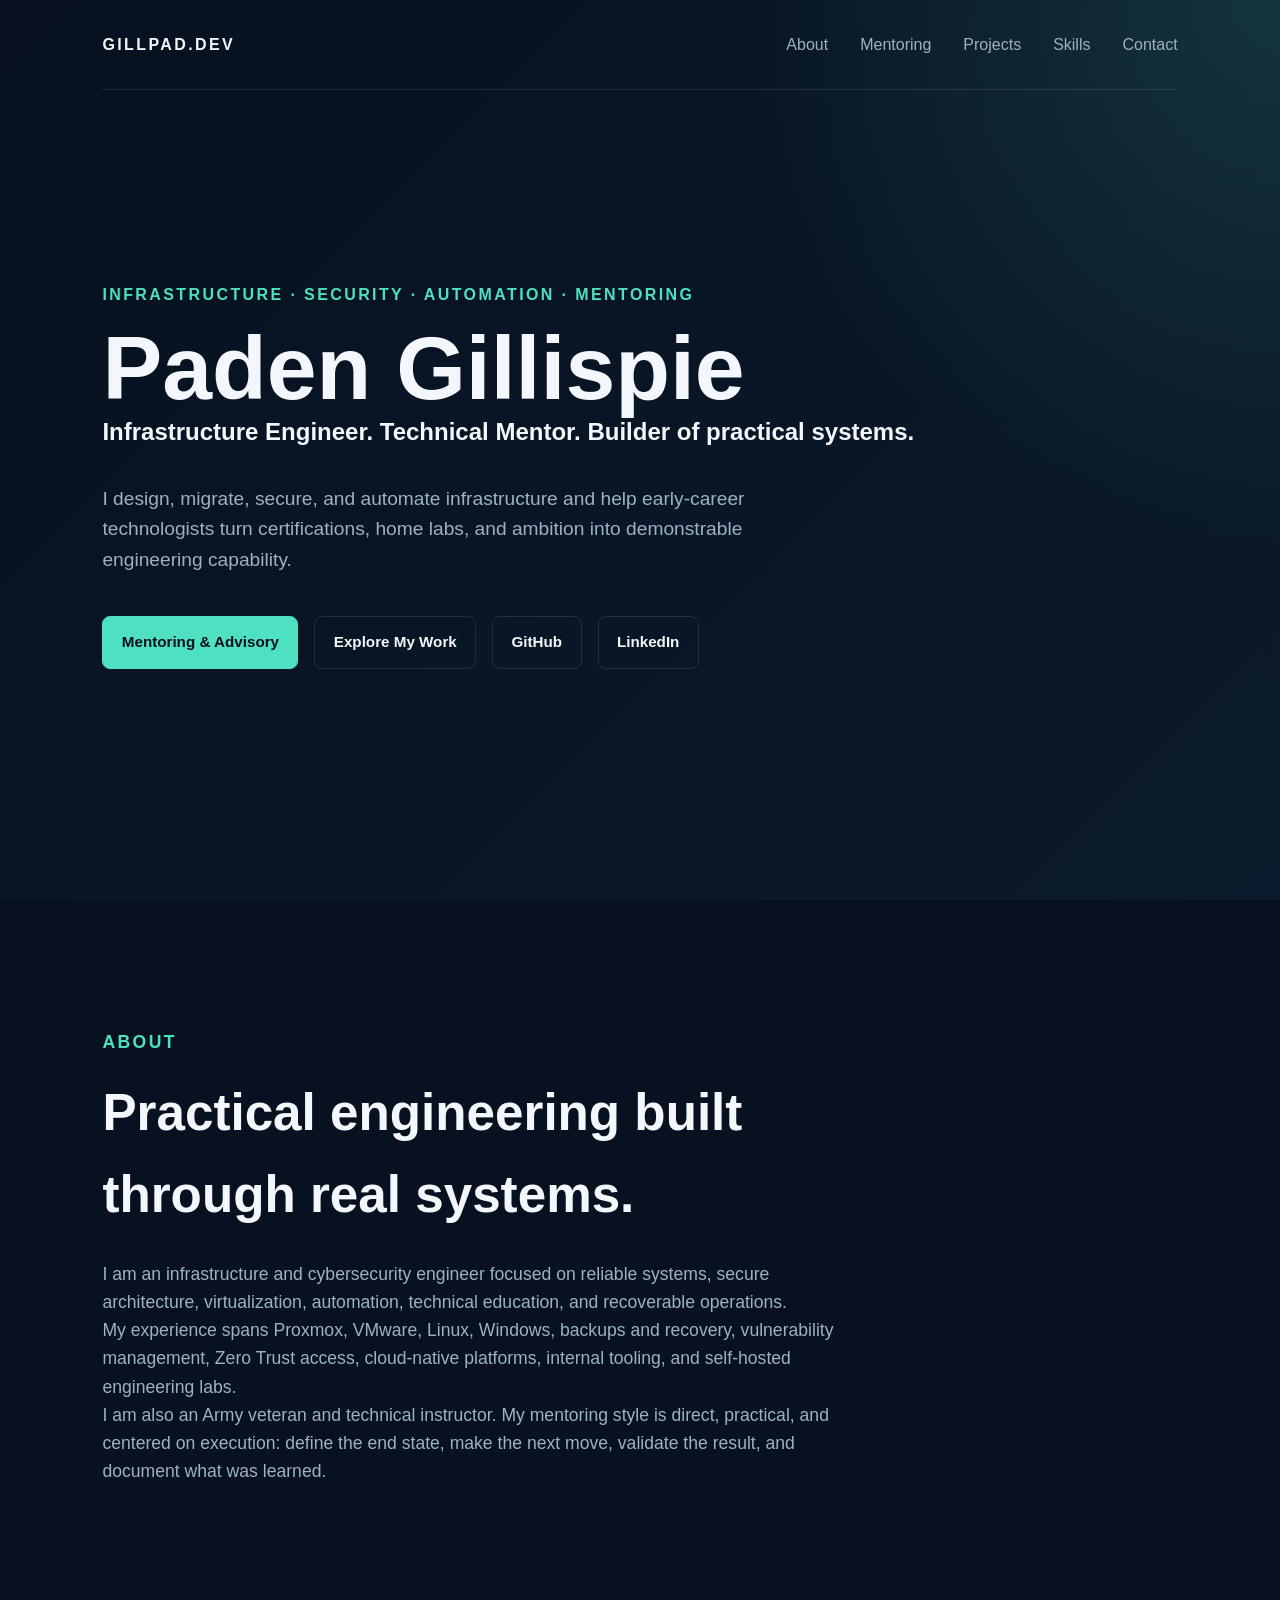
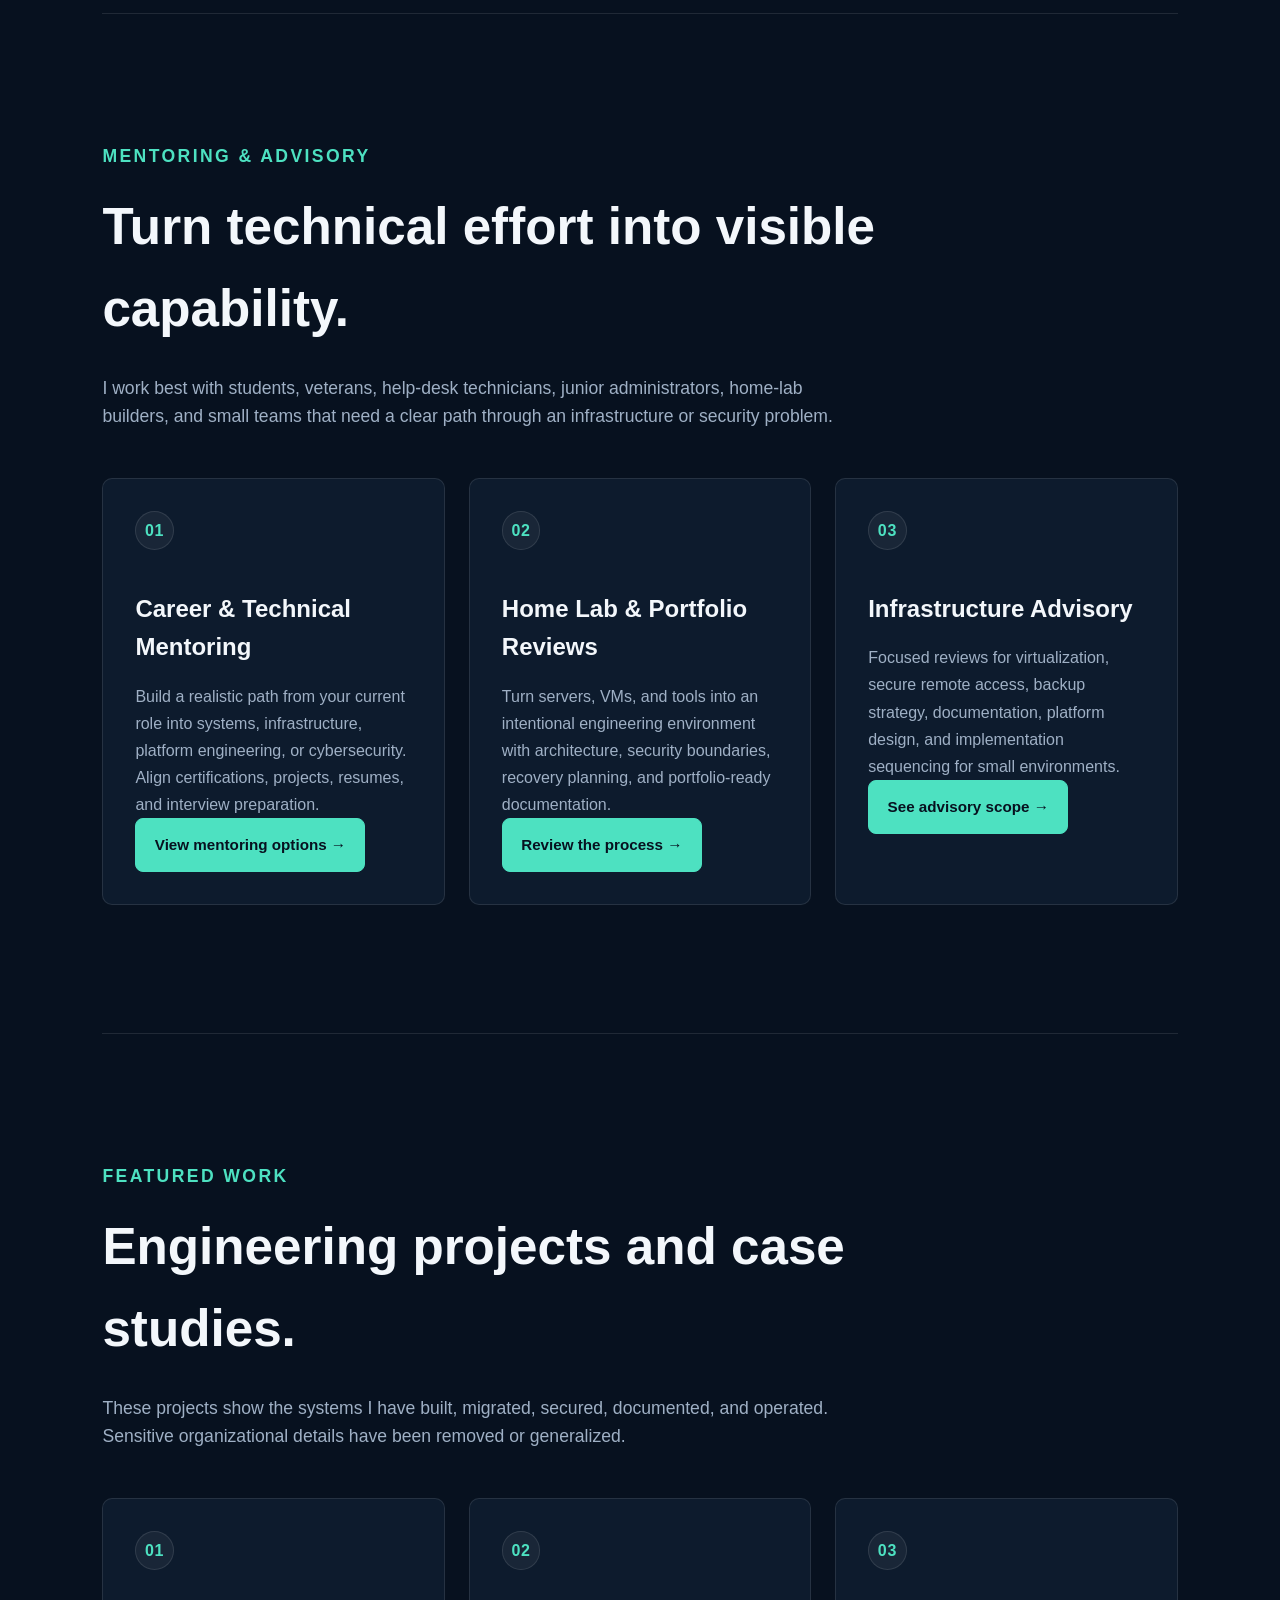
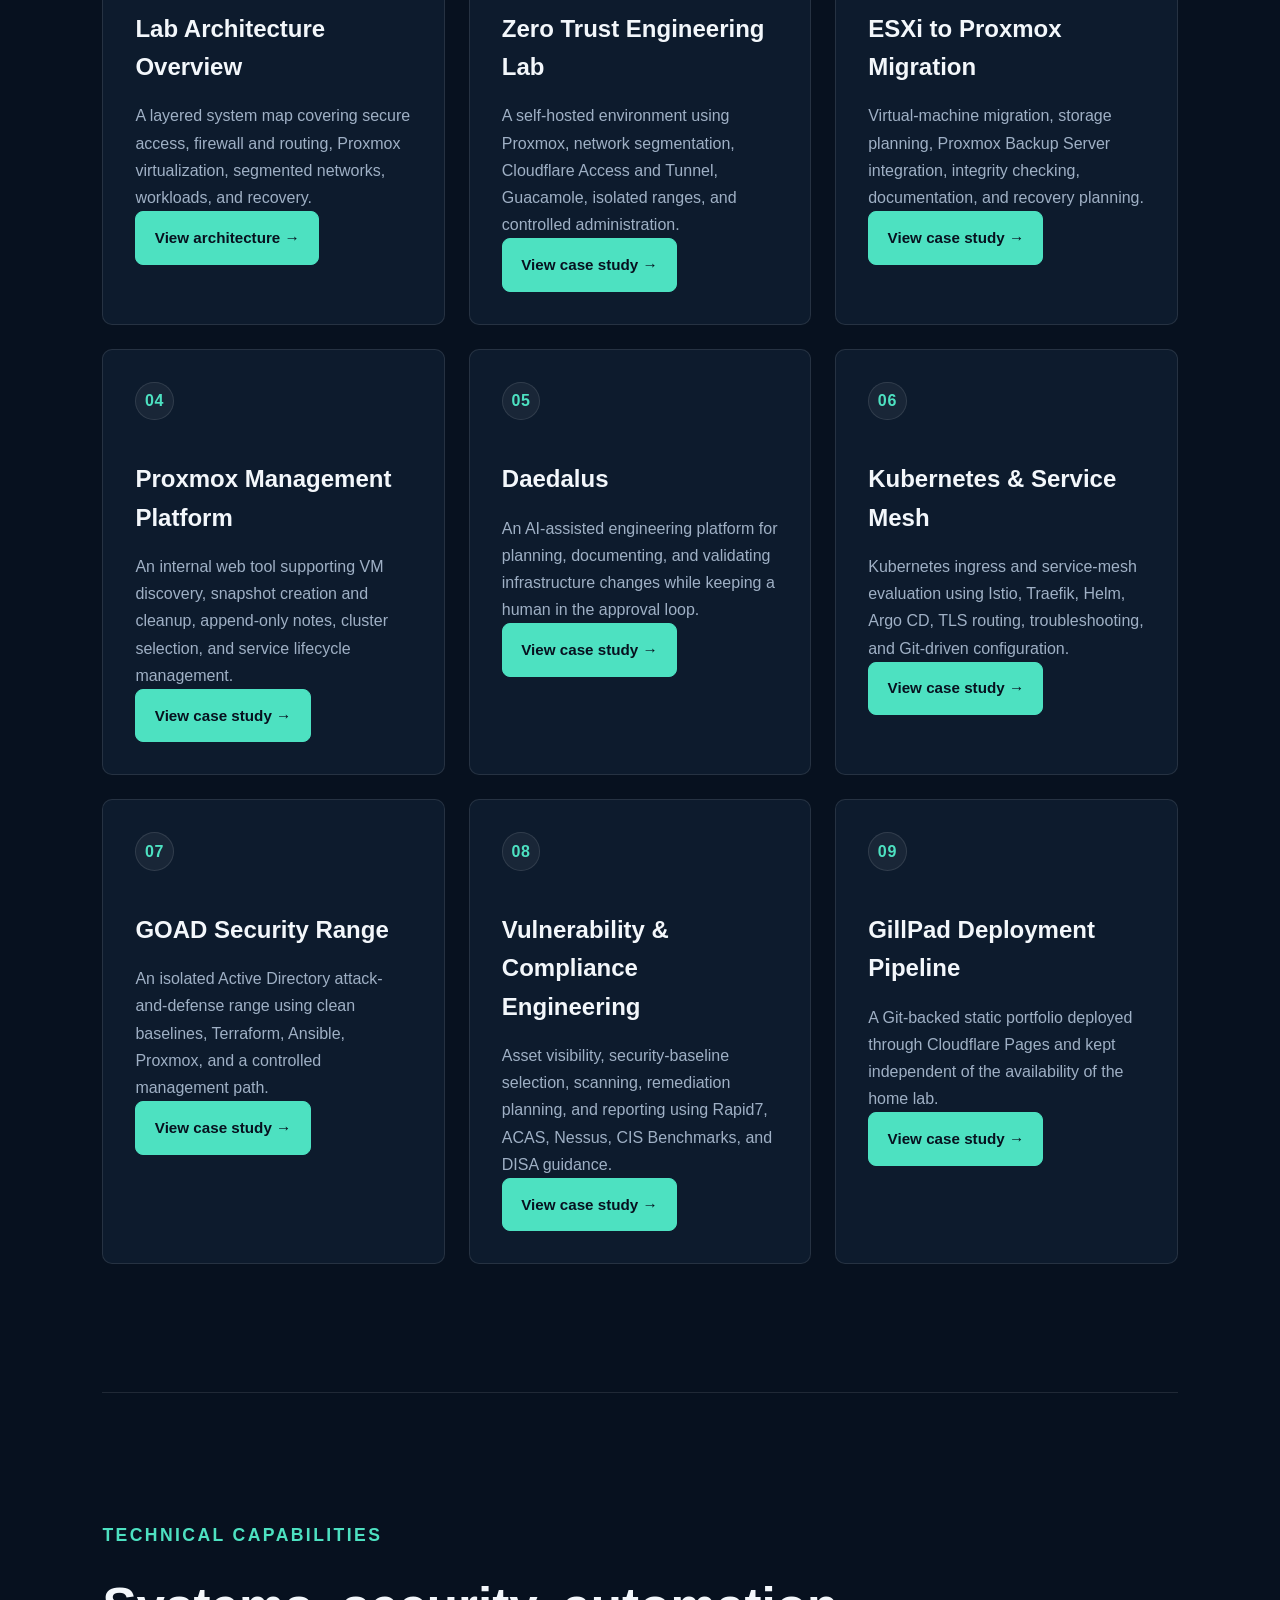
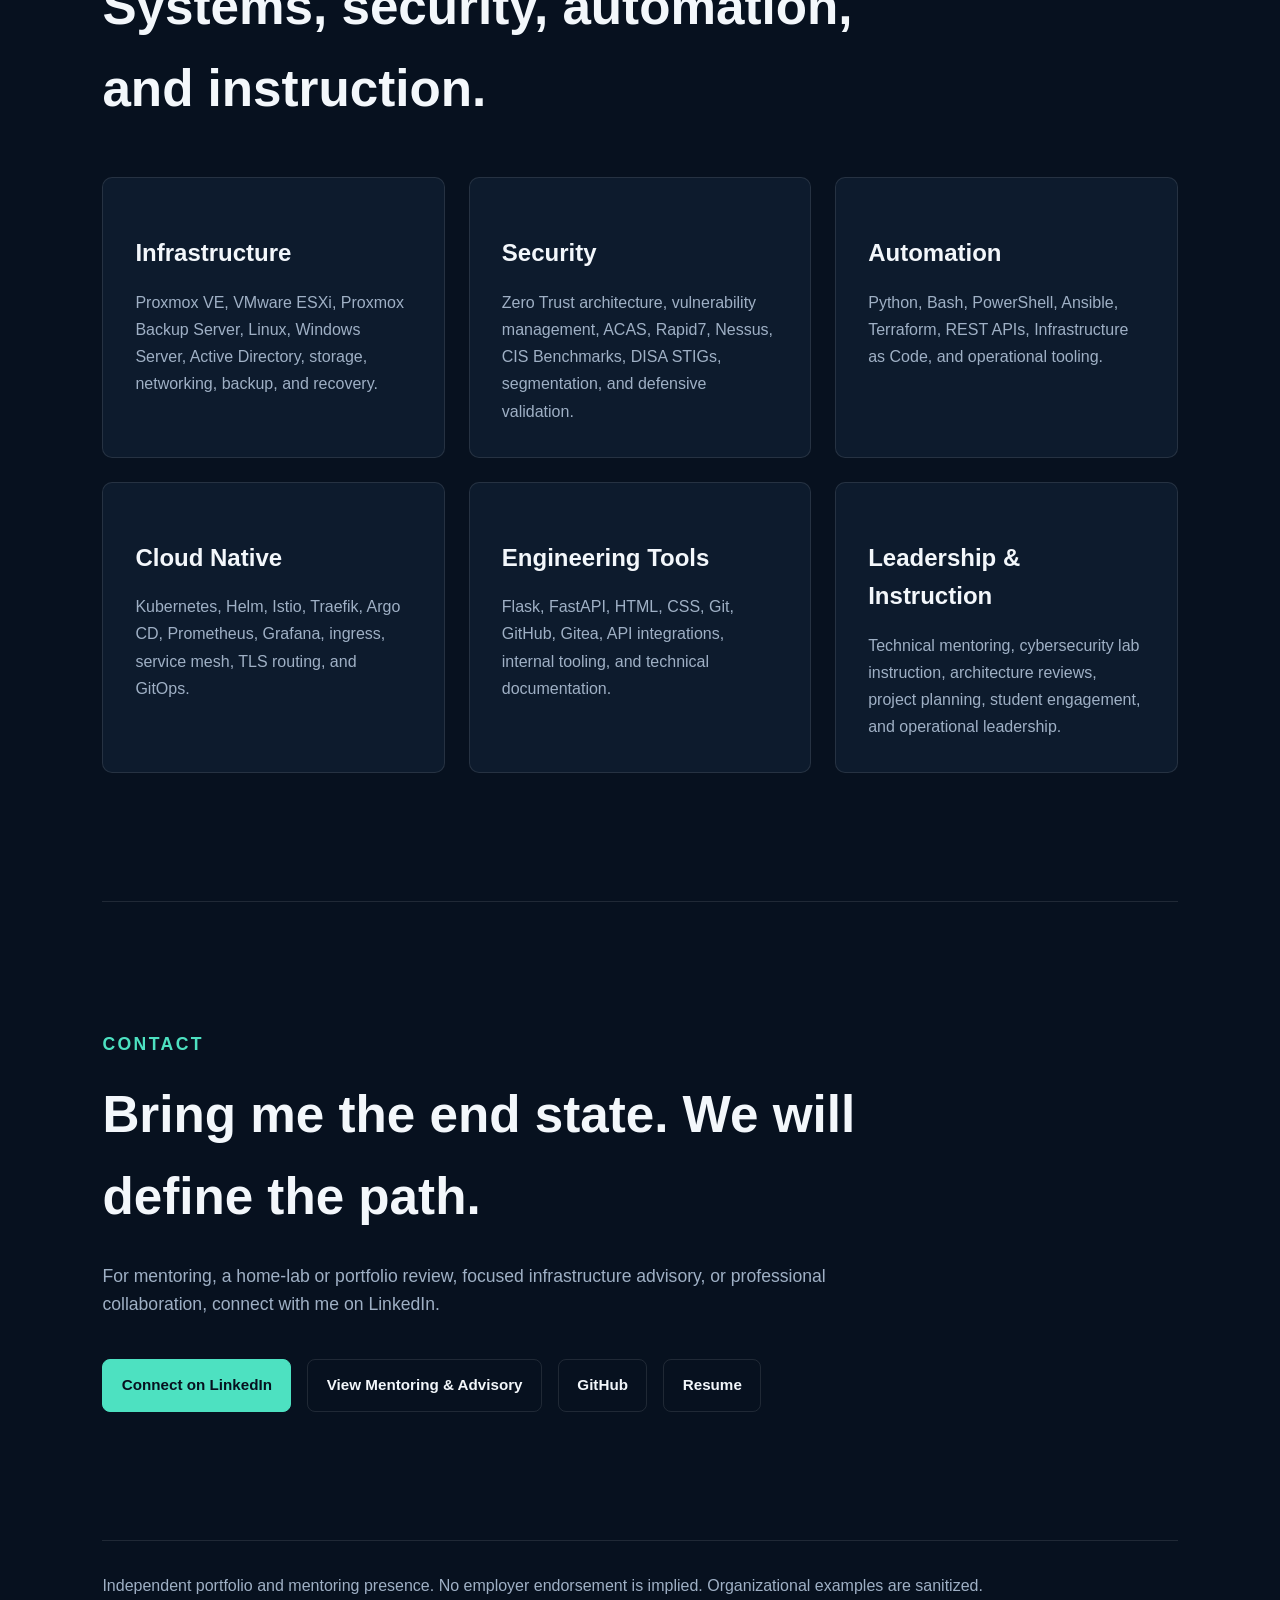
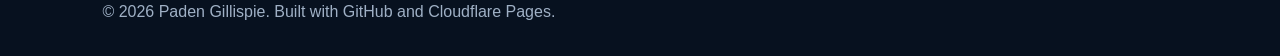
<file: index.html>
<!DOCTYPE html>
<html lang="en">
<head>
  <meta charset="UTF-8">
  <meta name="viewport" content="width=device-width, initial-scale=1.0">
  <meta name="description" content="Paden Gillispie's infrastructure engineering, security, automation, mentoring, and Zero Trust portfolio.">
  <meta name="author" content="Paden Gillispie">
  <meta property="og:title" content="Paden Gillispie | Infrastructure Engineer & Technical Mentor">
  <meta property="og:description" content="Infrastructure engineering, security, automation, technical mentoring, and practical systems.">
  <meta property="og:type" content="website">
  <meta property="og:url" content="https://gillpad.dev">
  <title>Paden Gillispie | Infrastructure Engineer & Technical Mentor</title>
  <link rel="stylesheet" href="style.css">
</head>

<body>
  <header class="hero">
    <nav aria-label="Primary navigation">
      <a class="logo" href="#top">GILLPAD.DEV</a>
      <div class="nav-links">
        <a href="#about">About</a>
        <a href="#services">Mentoring</a>
        <a href="#projects">Projects</a>
        <a href="#skills">Skills</a>
        <a href="#contact">Contact</a>
      </div>
    </nav>

    <div class="hero-content" id="top">
      <p class="eyebrow">INFRASTRUCTURE · SECURITY · AUTOMATION · MENTORING</p>
      <h1>Paden Gillispie</h1>
      <h2>Infrastructure Engineer. Technical Mentor. Builder of practical systems.</h2>
      <p class="hero-text">
        I design, migrate, secure, and automate infrastructure and help early-career
        technologists turn certifications, home labs, and ambition into demonstrable
        engineering capability.
      </p>

      <div class="hero-buttons">
        <a class="button primary" href="/services.html">Mentoring &amp; Advisory</a>
        <a class="button secondary" href="#projects">Explore My Work</a>
        <a class="button secondary" href="https://github.com/pgill-dev" target="_blank" rel="noopener noreferrer">GitHub</a>
        <a class="button secondary" href="https://www.linkedin.com/in/paden-gillispie" target="_blank" rel="noopener noreferrer">LinkedIn</a>
      </div>
    </div>
  </header>

  <main>
    <section id="about">
      <p class="section-label">ABOUT</p>
      <h2>Practical engineering built through real systems.</h2>
      <p>
        I am an infrastructure and cybersecurity engineer focused on reliable systems,
        secure architecture, virtualization, automation, technical education, and
        recoverable operations.
      </p>
      <p>
        My experience spans Proxmox, VMware, Linux, Windows, backups and recovery,
        vulnerability management, Zero Trust access, cloud-native platforms, internal
        tooling, and self-hosted engineering labs.
      </p>
      <p>
        I am also an Army veteran and technical instructor. My mentoring style is direct,
        practical, and centered on execution: define the end state, make the next move,
        validate the result, and document what was learned.
      </p>
    </section>

    <section id="services">
      <p class="section-label">MENTORING &amp; ADVISORY</p>
      <h2>Turn technical effort into visible capability.</h2>
      <p>
        I work best with students, veterans, help-desk technicians, junior administrators,
        home-lab builders, and small teams that need a clear path through an infrastructure
        or security problem.
      </p>

      <div class="project-grid">
        <article class="card">
          <span>01</span>
          <h3>Career &amp; Technical Mentoring</h3>
          <p>
            Build a realistic path from your current role into systems, infrastructure,
            platform engineering, or cybersecurity. Align certifications, projects,
            resumes, and interview preparation.
          </p>
          <a class="project-link" href="/services.html#career">View mentoring options →</a>
        </article>

        <article class="card">
          <span>02</span>
          <h3>Home Lab &amp; Portfolio Reviews</h3>
          <p>
            Turn servers, VMs, and tools into an intentional engineering environment with
            architecture, security boundaries, recovery planning, and portfolio-ready
            documentation.
          </p>
          <a class="project-link" href="/services.html#lab">Review the process →</a>
        </article>

        <article class="card">
          <span>03</span>
          <h3>Infrastructure Advisory</h3>
          <p>
            Focused reviews for virtualization, secure remote access, backup strategy,
            documentation, platform design, and implementation sequencing for small
            environments.
          </p>
          <a class="project-link" href="/services.html#advisory">See advisory scope →</a>
        </article>
      </div>
    </section>

    <section id="projects">
      <p class="section-label">FEATURED WORK</p>
      <h2>Engineering projects and case studies.</h2>
      <p>
        These projects show the systems I have built, migrated, secured, documented, and
        operated. Sensitive organizational details have been removed or generalized.
      </p>

      <div class="project-grid">
        <article class="card">
          <span>01</span>
          <h3>Lab Architecture Overview</h3>
          <p>A layered system map covering secure access, firewall and routing, Proxmox virtualization, segmented networks, workloads, and recovery.</p>
          <a class="project-link" href="/projects/lab-architecture.html">View architecture →</a>
        </article>

        <article class="card">
          <span>02</span>
          <h3>Zero Trust Engineering Lab</h3>
          <p>A self-hosted environment using Proxmox, network segmentation, Cloudflare Access and Tunnel, Guacamole, isolated ranges, and controlled administration.</p>
          <a class="project-link" href="/projects/zero-trust-access.html">View case study →</a>
        </article>

        <article class="card">
          <span>03</span>
          <h3>ESXi to Proxmox Migration</h3>
          <p>Virtual-machine migration, storage planning, Proxmox Backup Server integration, integrity checking, documentation, and recovery planning.</p>
          <a class="project-link" href="/projects/proxmox-recovery.html">View case study →</a>
        </article>

        <article class="card">
          <span>04</span>
          <h3>Proxmox Management Platform</h3>
          <p>An internal web tool supporting VM discovery, snapshot creation and cleanup, append-only notes, cluster selection, and service lifecycle management.</p>
          <a class="project-link" href="/projects/proxmox-management-platform.html">View case study →</a>
        </article>

        <article class="card">
          <span>05</span>
          <h3>Daedalus</h3>
          <p>An AI-assisted engineering platform for planning, documenting, and validating infrastructure changes while keeping a human in the approval loop.</p>
          <a class="project-link" href="/projects/daedalus.html">View case study →</a>
        </article>

        <article class="card">
          <span>06</span>
          <h3>Kubernetes &amp; Service Mesh</h3>
          <p>Kubernetes ingress and service-mesh evaluation using Istio, Traefik, Helm, Argo CD, TLS routing, troubleshooting, and Git-driven configuration.</p>
          <a class="project-link" href="/projects/kubernetes-service-mesh.html">View case study →</a>
        </article>

        <article class="card">
          <span>07</span>
          <h3>GOAD Security Range</h3>
          <p>An isolated Active Directory attack-and-defense range using clean baselines, Terraform, Ansible, Proxmox, and a controlled management path.</p>
          <a class="project-link" href="/projects/goad-security-range.html">View case study →</a>
        </article>

        <article class="card">
          <span>08</span>
          <h3>Vulnerability &amp; Compliance Engineering</h3>
          <p>Asset visibility, security-baseline selection, scanning, remediation planning, and reporting using Rapid7, ACAS, Nessus, CIS Benchmarks, and DISA guidance.</p>
          <a class="project-link" href="/projects/vulnerability-compliance-engineering.html">View case study →</a>
        </article>

        <article class="card">
          <span>09</span>
          <h3>GillPad Deployment Pipeline</h3>
          <p>A Git-backed static portfolio deployed through Cloudflare Pages and kept independent of the availability of the home lab.</p>
          <a class="project-link" href="/projects/gillpad-deployment-pipeline.html">View case study →</a>
        </article>
      </div>
    </section>

    <section id="skills">
      <p class="section-label">TECHNICAL CAPABILITIES</p>
      <h2>Systems, security, automation, and instruction.</h2>
      <div class="project-grid">
        <article class="card"><h3>Infrastructure</h3><p>Proxmox VE, VMware ESXi, Proxmox Backup Server, Linux, Windows Server, Active Directory, storage, networking, backup, and recovery.</p></article>
        <article class="card"><h3>Security</h3><p>Zero Trust architecture, vulnerability management, ACAS, Rapid7, Nessus, CIS Benchmarks, DISA STIGs, segmentation, and defensive validation.</p></article>
        <article class="card"><h3>Automation</h3><p>Python, Bash, PowerShell, Ansible, Terraform, REST APIs, Infrastructure as Code, and operational tooling.</p></article>
        <article class="card"><h3>Cloud Native</h3><p>Kubernetes, Helm, Istio, Traefik, Argo CD, Prometheus, Grafana, ingress, service mesh, TLS routing, and GitOps.</p></article>
        <article class="card"><h3>Engineering Tools</h3><p>Flask, FastAPI, HTML, CSS, Git, GitHub, Gitea, API integrations, internal tooling, and technical documentation.</p></article>
        <article class="card"><h3>Leadership &amp; Instruction</h3><p>Technical mentoring, cybersecurity lab instruction, architecture reviews, project planning, student engagement, and operational leadership.</p></article>
      </div>
    </section>

    <section id="contact">
      <p class="section-label">CONTACT</p>
      <h2>Bring me the end state. We will define the path.</h2>
      <p>
        For mentoring, a home-lab or portfolio review, focused infrastructure
        advisory, or professional collaboration, connect with me on LinkedIn.
      </p>
      <div class="hero-buttons">
        <a class="button primary" href="https://www.linkedin.com/in/paden-gillispie" target="_blank" rel="noopener noreferrer">Connect on LinkedIn</a>
        <a class="button secondary" href="/services.html">View Mentoring &amp; Advisory</a>
        <a class="button secondary" href="https://github.com/pgill-dev" target="_blank" rel="noopener noreferrer">GitHub</a>
        <a class="button secondary" href="/assets/PadenGillispie_Resume_2026.pdf" target="_blank" rel="noopener noreferrer">Resume</a>
      </div>
    </section>
  </main>

  <footer>
    <p>Independent portfolio and mentoring presence. No employer endorsement is implied. Organizational examples are sanitized.</p>
    <p>© 2026 Paden Gillispie. Built with GitHub and Cloudflare Pages.</p>
  </footer>
</body>
</html>
</file>
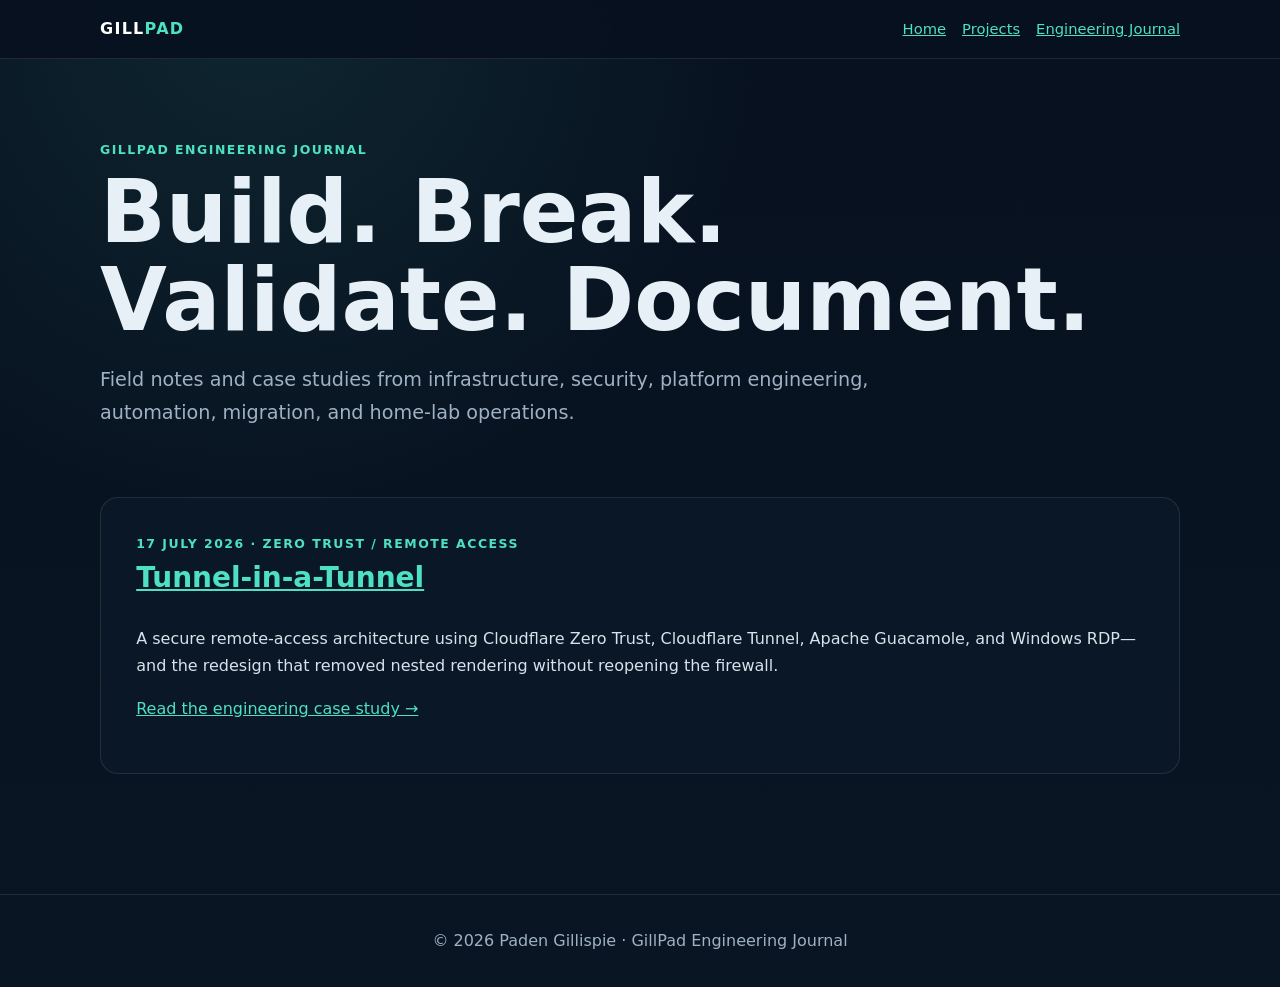
<file: journal/index.html>
<!doctype html>
<html lang="en">
<head>
<meta charset="utf-8"><meta name="viewport" content="width=device-width, initial-scale=1">
<title>Engineering Journal | GillPad</title>
<style>:root {
  --bg: #07111f;
  --panel: #0d1b2a;
  --panel-2: #122338;
  --text: #e8f0f7;
  --muted: #9fb1c3;
  --accent: #4de1c1;
  --border: rgba(255,255,255,.10);
  --code: #06101b;
  --warning: #f0c674;
  --max: 1120px;
}
* { box-sizing: border-box; }
html { scroll-behavior: smooth; }
body {
  margin: 0;
  font-family: Inter, ui-sans-serif, system-ui, -apple-system, BlinkMacSystemFont, "Segoe UI", sans-serif;
  color: var(--text);
  background:
    radial-gradient(circle at 20% 0%, rgba(77,225,193,.10), transparent 32rem),
    linear-gradient(180deg, #07111f 0%, #091522 100%);
  line-height: 1.7;
}
a { color: var(--accent); }
header {
  border-bottom: 1px solid var(--border);
  background: rgba(7,17,31,.88);
  backdrop-filter: blur(12px);
  position: sticky;
  top: 0;
  z-index: 20;
}
.nav {
  max-width: var(--max);
  margin: auto;
  display: flex;
  justify-content: space-between;
  align-items: center;
  padding: .95rem 1.25rem;
}
.brand { font-weight: 800; letter-spacing: .08em; color: white; text-decoration: none; }
.brand span { color: var(--accent); }
.nav-links { display: flex; gap: 1rem; font-size: .92rem; }
.hero {
  max-width: var(--max);
  margin: 0 auto;
  padding: 5rem 1.25rem 3rem;
}
.eyebrow {
  color: var(--accent);
  font-weight: 800;
  letter-spacing: .12em;
  text-transform: uppercase;
  font-size: .78rem;
}
h1 { font-size: clamp(2.6rem, 7vw, 5.4rem); line-height: 1.02; margin: .5rem 0 1.25rem; max-width: 1050px; }
.lead { color: var(--muted); max-width: 800px; font-size: 1.2rem; }
.meta { display: flex; flex-wrap: wrap; gap: .7rem; margin-top: 1.5rem; }
.tag {
  border: 1px solid var(--border);
  background: rgba(255,255,255,.035);
  padding: .35rem .65rem;
  border-radius: 999px;
  font-size: .82rem;
  color: var(--muted);
}
.layout {
  max-width: var(--max);
  margin: auto;
  padding: 0 1.25rem 5rem;
  display: grid;
  grid-template-columns: 240px minmax(0, 1fr);
  gap: 2rem;
}
aside {
  position: sticky;
  top: 5rem;
  align-self: start;
  border: 1px solid var(--border);
  background: rgba(13,27,42,.78);
  border-radius: 16px;
  padding: 1rem;
}
aside a { display: block; color: var(--muted); text-decoration: none; padding: .28rem 0; font-size: .9rem; }
aside a:hover { color: var(--accent); }
article section {
  margin-bottom: 2.5rem;
  background: rgba(13,27,42,.66);
  border: 1px solid var(--border);
  border-radius: 18px;
  padding: clamp(1.2rem, 3vw, 2.2rem);
}
h2 { margin-top: 0; font-size: 1.75rem; }
h3 { margin-top: 1.8rem; }
p, li { color: #d8e2eb; }
blockquote {
  border-left: 4px solid var(--accent);
  background: rgba(77,225,193,.07);
  margin: 1.2rem 0;
  padding: 1rem 1.2rem;
}
pre {
  overflow-x: auto;
  background: var(--code);
  border: 1px solid var(--border);
  border-radius: 12px;
  padding: 1rem;
}
code { font-family: "Cascadia Code", "SFMono-Regular", Consolas, monospace; }
table { width: 100%; border-collapse: collapse; margin: 1.2rem 0; }
th, td { text-align: left; padding: .75rem; border-bottom: 1px solid var(--border); vertical-align: top; }
th { color: var(--accent); }
.callout {
  border: 1px solid rgba(77,225,193,.35);
  background: rgba(77,225,193,.06);
  border-radius: 14px;
  padding: 1rem 1.2rem;
}
.warning { border-color: rgba(240,198,116,.35); background: rgba(240,198,116,.06); }
.checklist { list-style: none; padding: 0; }
.checklist li { margin: .45rem 0; padding-left: 1.8rem; position: relative; }
.checklist li::before { content: "□"; position: absolute; left: 0; color: var(--accent); font-weight: 800; }
footer {
  border-top: 1px solid var(--border);
  color: var(--muted);
  text-align: center;
  padding: 2rem 1rem;
}
@media (max-width: 850px) {
  .layout { grid-template-columns: 1fr; }
  aside { position: static; }
  .nav-links { display: none; }
}</style>
</head>
<body>
<header><nav class="nav"><a class="brand" href="/">GILL<span>PAD</span></a><div class="nav-links"><a href="/">Home</a><a href="/projects/">Projects</a><a href="/journal/">Engineering Journal</a></div></nav></header>
<section class="hero">
<div class="eyebrow">GillPad Engineering Journal</div>
<h1>Build. Break. Validate. Document.</h1>
<p class="lead">Field notes and case studies from infrastructure, security, platform engineering, automation, migration, and home-lab operations.</p>
</section>
<div class="layout" style="grid-template-columns:1fr">
<article>
<section>
<div class="eyebrow">17 July 2026 · Zero Trust / Remote Access</div>
<h2><a href="/journal/tunnel-in-a-tunnel/">Tunnel-in-a-Tunnel</a></h2>
<p>A secure remote-access architecture using Cloudflare Zero Trust, Cloudflare Tunnel, Apache Guacamole, and Windows RDP—and the redesign that removed nested rendering without reopening the firewall.</p>
<p><a href="/journal/tunnel-in-a-tunnel/">Read the engineering case study →</a></p>
</section>
</article>
</div>
<footer>© 2026 Paden Gillispie · GillPad Engineering Journal</footer>
</body></html>
</file>
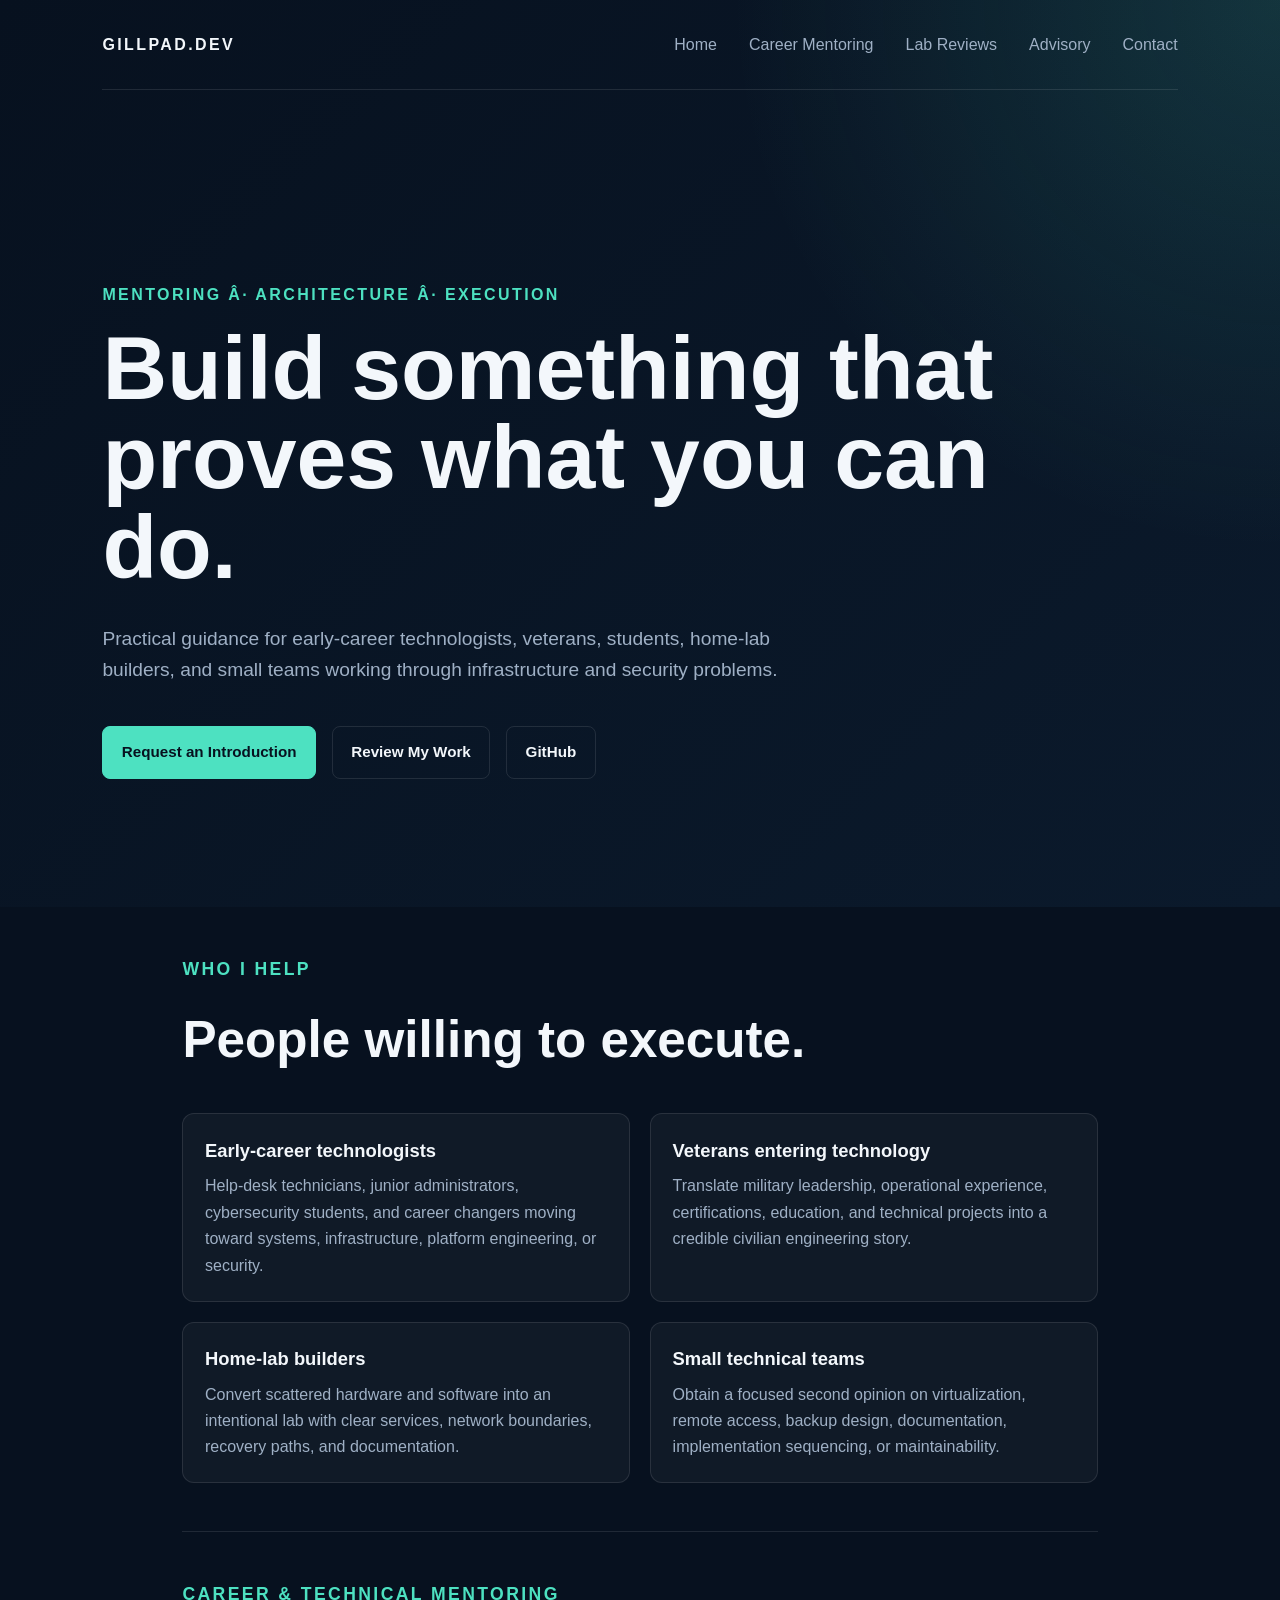
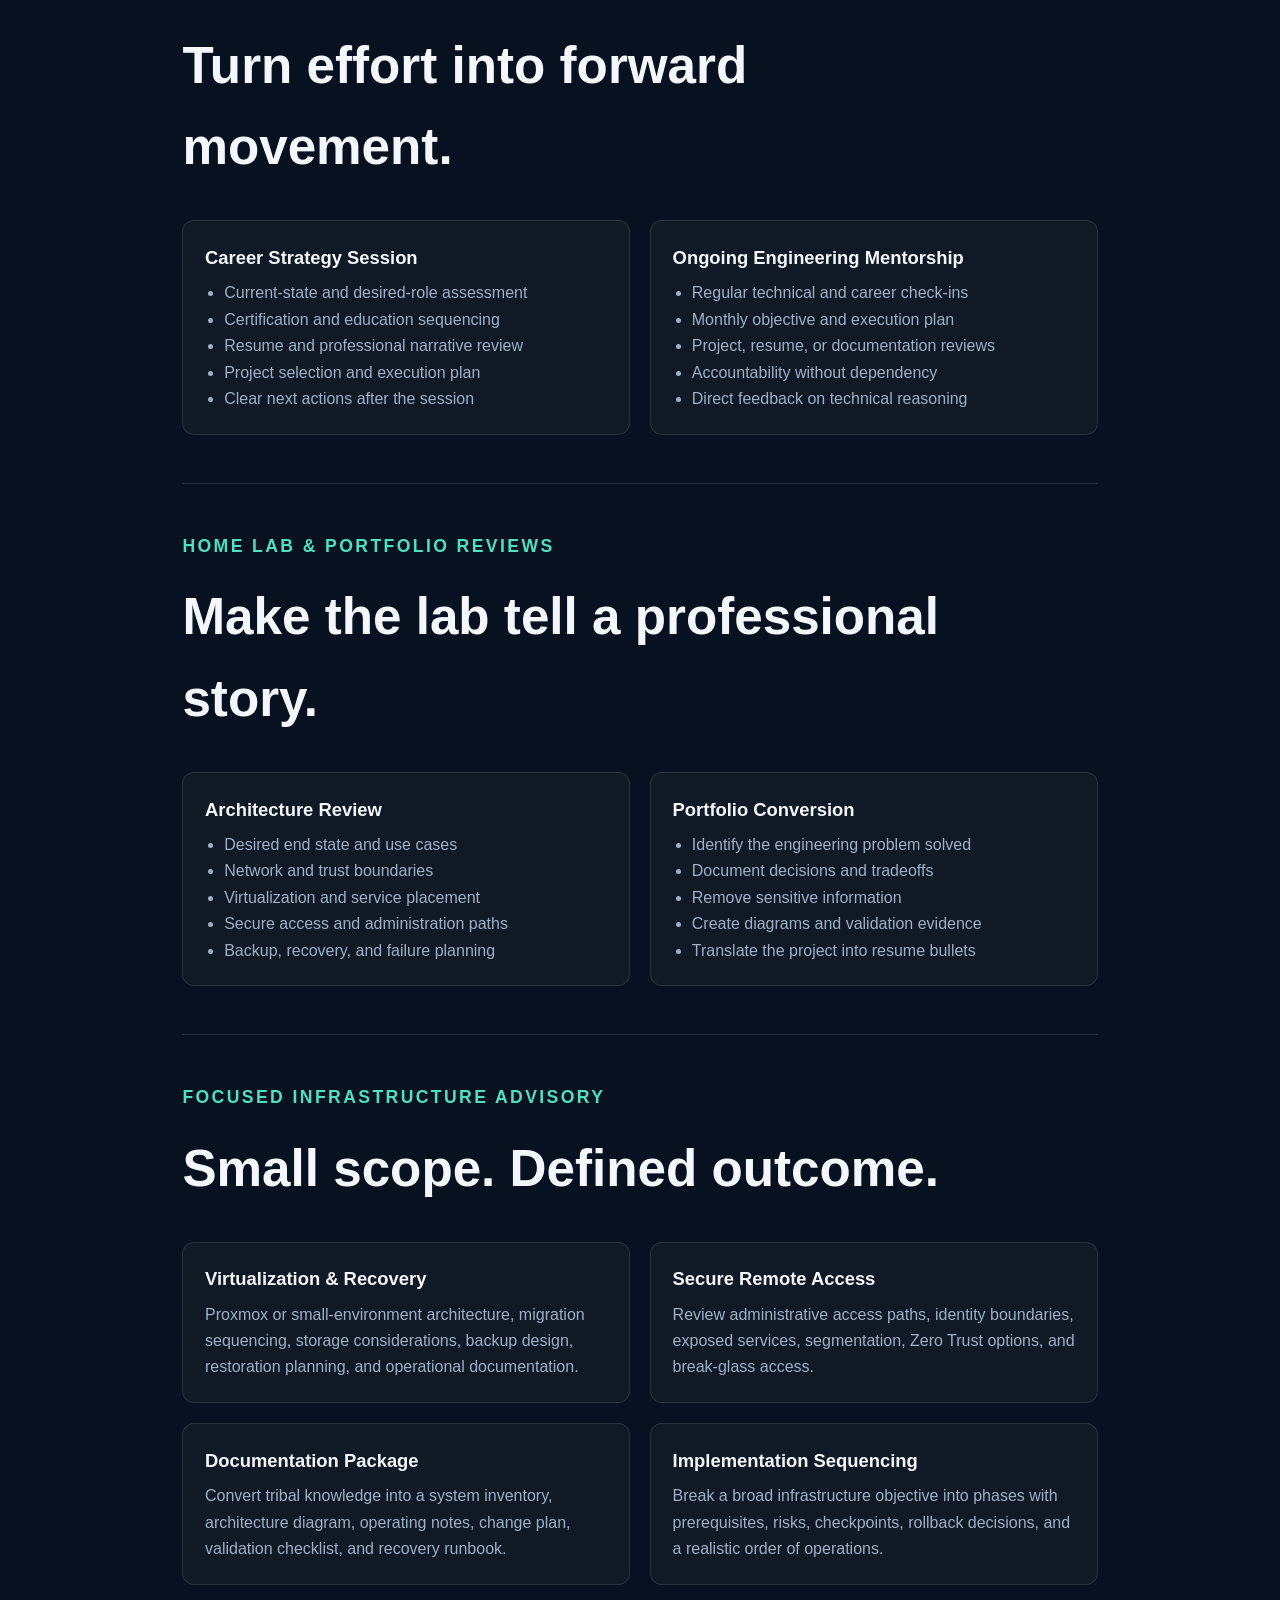
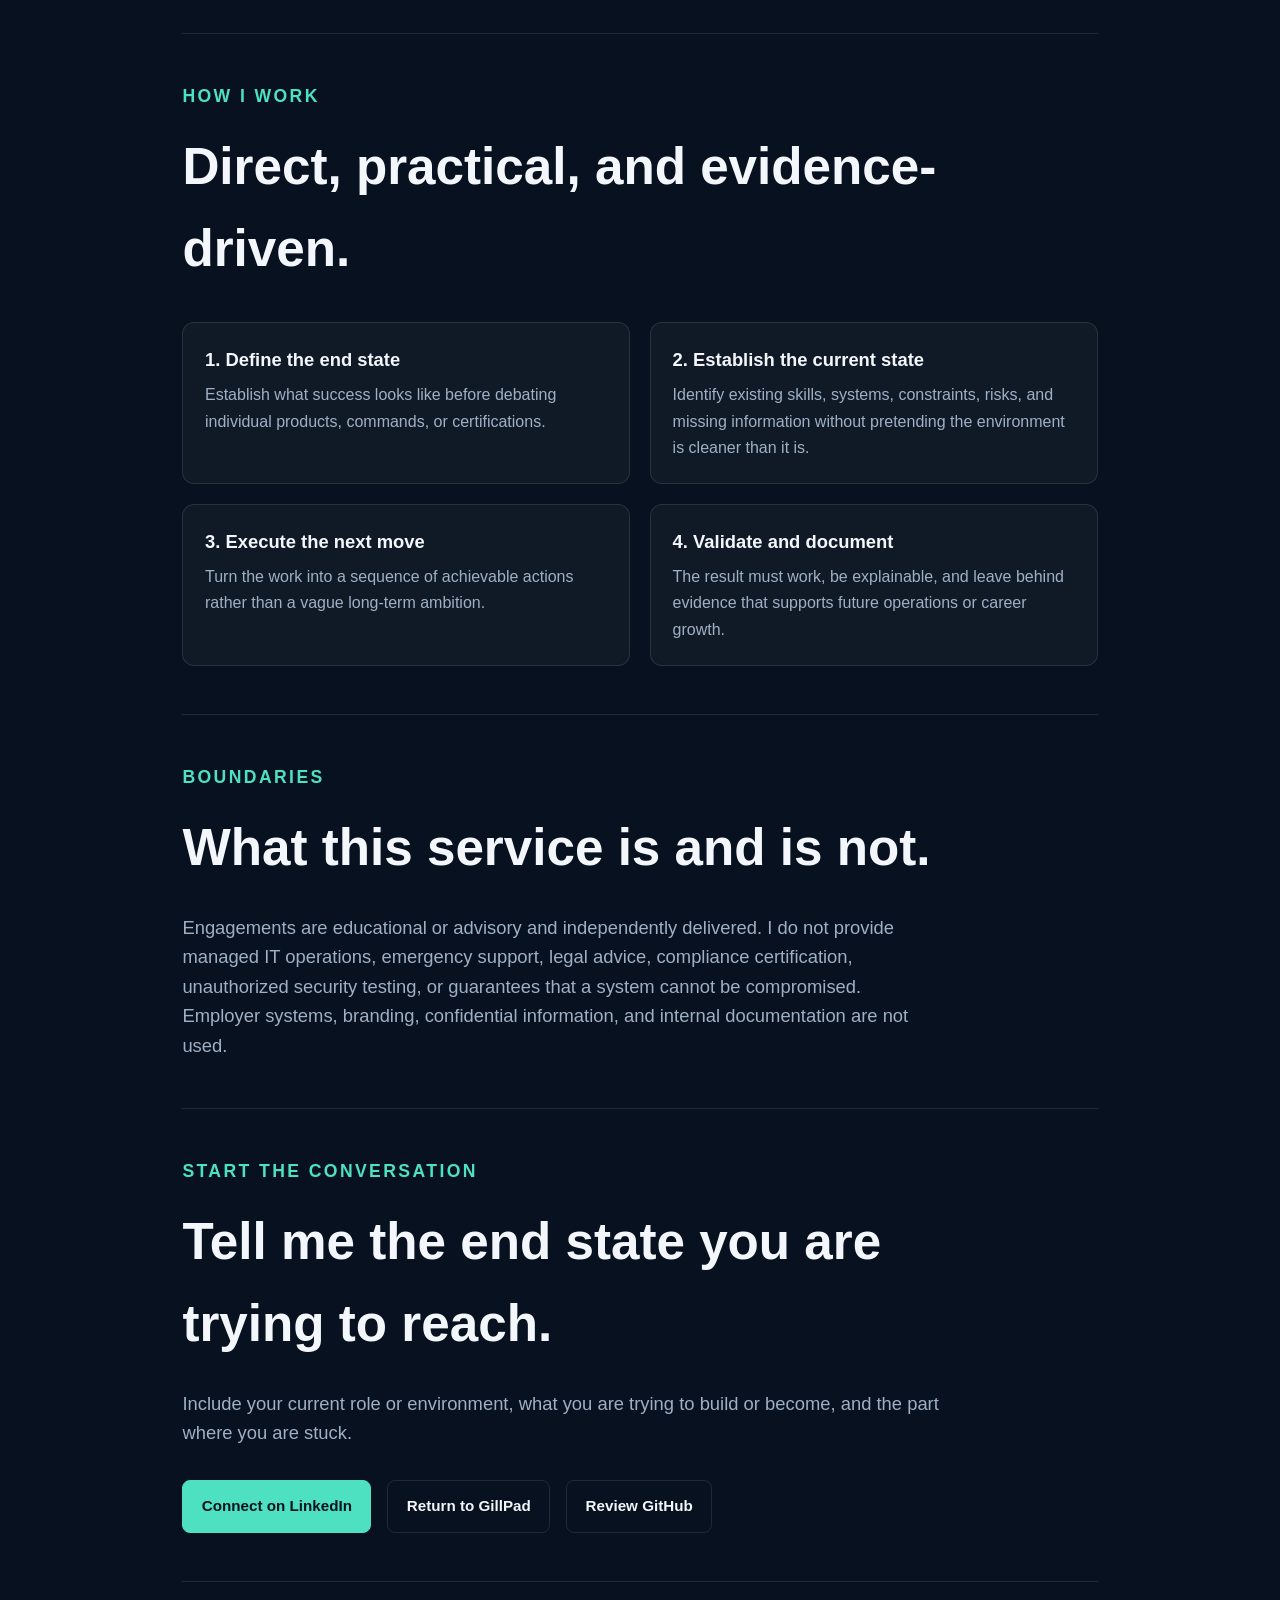
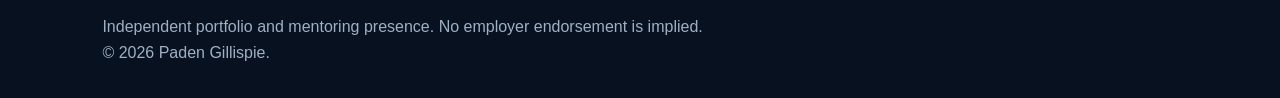
<file: services.html>
﻿<!DOCTYPE html>
<html lang="en">
<head>
  <meta charset="UTF-8">
  <meta name="viewport" content="width=device-width, initial-scale=1.0">
  <meta name="description" content="Infrastructure and cybersecurity career mentoring, home-lab reviews, portfolio guidance, and focused infrastructure advisory from Paden Gillispie.">
  <meta name="author" content="Paden Gillispie">
  <meta property="og:title" content="Mentoring & Advisory | Paden Gillispie">
  <meta property="og:description" content="Practical infrastructure and cybersecurity mentoring built around execution, real systems, and visible outcomes.">
  <meta property="og:type" content="website">
  <meta property="og:url" content="https://gillpad.dev/services.html">
  <title>Mentoring &amp; Advisory | Paden Gillispie</title>
  <link rel="stylesheet" href="style.css">
</head>

<body>
  <header class="hero">
    <nav aria-label="Primary navigation">
      <a class="logo" href="/">GILLPAD.DEV</a>
      <div class="nav-links">
        <a href="/">Home</a>
        <a href="#career">Career Mentoring</a>
        <a href="#lab">Lab Reviews</a>
        <a href="#advisory">Advisory</a>
        <a href="#contact">Contact</a>
      </div>
    </nav>

    <div class="hero-content" id="top">
      <p class="eyebrow">MENTORING Â· ARCHITECTURE Â· EXECUTION</p>
      <h1>Build something that proves what you can do.</h1>
      <p class="hero-text">
        Practical guidance for early-career technologists, veterans, students,
        home-lab builders, and small teams working through infrastructure and
        security problems.
      </p>
      <div class="hero-buttons">
        <a class="button primary" href="https://www.linkedin.com/in/paden-gillispie" target="_blank" rel="noopener noreferrer">Request an Introduction</a>
        <a class="button secondary" href="/#projects">Review My Work</a>
        <a class="button secondary" href="https://github.com/pgill-dev" target="_blank" rel="noopener noreferrer">GitHub</a>
      </div>
    </div>
  </header>

  <main class="case-study">
    <section class="case-section">
      <p class="section-label">WHO I HELP</p>
      <h2>People willing to execute.</h2>
      <div class="two-column">
        <article class="detail-card"><h3>Early-career technologists</h3><p>Help-desk technicians, junior administrators, cybersecurity students, and career changers moving toward systems, infrastructure, platform engineering, or security.</p></article>
        <article class="detail-card"><h3>Veterans entering technology</h3><p>Translate military leadership, operational experience, certifications, education, and technical projects into a credible civilian engineering story.</p></article>
        <article class="detail-card"><h3>Home-lab builders</h3><p>Convert scattered hardware and software into an intentional lab with clear services, network boundaries, recovery paths, and documentation.</p></article>
        <article class="detail-card"><h3>Small technical teams</h3><p>Obtain a focused second opinion on virtualization, remote access, backup design, documentation, implementation sequencing, or maintainability.</p></article>
      </div>
    </section>

    <section class="case-section" id="career">
      <p class="section-label">CAREER &amp; TECHNICAL MENTORING</p>
      <h2>Turn effort into forward movement.</h2>
      <div class="two-column">
        <article class="detail-card">
          <h3>Career Strategy Session</h3>
          <ul>
            <li>Current-state and desired-role assessment</li>
            <li>Certification and education sequencing</li>
            <li>Resume and professional narrative review</li>
            <li>Project selection and execution plan</li>
            <li>Clear next actions after the session</li>
          </ul>
        </article>
        <article class="detail-card">
          <h3>Ongoing Engineering Mentorship</h3>
          <ul>
            <li>Regular technical and career check-ins</li>
            <li>Monthly objective and execution plan</li>
            <li>Project, resume, or documentation reviews</li>
            <li>Accountability without dependency</li>
            <li>Direct feedback on technical reasoning</li>
          </ul>
        </article>
      </div>
    </section>

    <section class="case-section" id="lab">
      <p class="section-label">HOME LAB &amp; PORTFOLIO REVIEWS</p>
      <h2>Make the lab tell a professional story.</h2>
      <div class="two-column">
        <article class="detail-card">
          <h3>Architecture Review</h3>
          <ul>
            <li>Desired end state and use cases</li>
            <li>Network and trust boundaries</li>
            <li>Virtualization and service placement</li>
            <li>Secure access and administration paths</li>
            <li>Backup, recovery, and failure planning</li>
          </ul>
        </article>
        <article class="detail-card">
          <h3>Portfolio Conversion</h3>
          <ul>
            <li>Identify the engineering problem solved</li>
            <li>Document decisions and tradeoffs</li>
            <li>Remove sensitive information</li>
            <li>Create diagrams and validation evidence</li>
            <li>Translate the project into resume bullets</li>
          </ul>
        </article>
      </div>
    </section>

    <section class="case-section" id="advisory">
      <p class="section-label">FOCUSED INFRASTRUCTURE ADVISORY</p>
      <h2>Small scope. Defined outcome.</h2>
      <div class="two-column">
        <article class="detail-card"><h3>Virtualization &amp; Recovery</h3><p>Proxmox or small-environment architecture, migration sequencing, storage considerations, backup design, restoration planning, and operational documentation.</p></article>
        <article class="detail-card"><h3>Secure Remote Access</h3><p>Review administrative access paths, identity boundaries, exposed services, segmentation, Zero Trust options, and break-glass access.</p></article>
        <article class="detail-card"><h3>Documentation Package</h3><p>Convert tribal knowledge into a system inventory, architecture diagram, operating notes, change plan, validation checklist, and recovery runbook.</p></article>
        <article class="detail-card"><h3>Implementation Sequencing</h3><p>Break a broad infrastructure objective into phases with prerequisites, risks, checkpoints, rollback decisions, and a realistic order of operations.</p></article>
      </div>
    </section>

    <section class="case-section">
      <p class="section-label">HOW I WORK</p>
      <h2>Direct, practical, and evidence-driven.</h2>
      <div class="two-column">
        <article class="detail-card"><h3>1. Define the end state</h3><p>Establish what success looks like before debating individual products, commands, or certifications.</p></article>
        <article class="detail-card"><h3>2. Establish the current state</h3><p>Identify existing skills, systems, constraints, risks, and missing information without pretending the environment is cleaner than it is.</p></article>
        <article class="detail-card"><h3>3. Execute the next move</h3><p>Turn the work into a sequence of achievable actions rather than a vague long-term ambition.</p></article>
        <article class="detail-card"><h3>4. Validate and document</h3><p>The result must work, be explainable, and leave behind evidence that supports future operations or career growth.</p></article>
      </div>
    </section>

    <section class="case-section">
      <p class="section-label">BOUNDARIES</p>
      <h2>What this service is and is not.</h2>
      <p class="case-summary">
        Engagements are educational or advisory and independently delivered. I do not provide
        managed IT operations, emergency support, legal advice, compliance certification,
        unauthorized security testing, or guarantees that a system cannot be compromised.
        Employer systems, branding, confidential information, and internal documentation are not used.
      </p>
    </section>

    <section class="case-section" id="contact">
      <p class="section-label">START THE CONVERSATION</p>
      <h2>Tell me the end state you are trying to reach.</h2>
      <p class="case-summary">Include your current role or environment, what you are trying to build or become, and the part where you are stuck.</p>
      <div class="project-footer">
        <a class="button primary" href="https://www.linkedin.com/in/paden-gillispie" target="_blank" rel="noopener noreferrer">Connect on LinkedIn</a>
        <a class="button secondary" href="/">Return to GillPad</a>
        <a class="button secondary" href="https://github.com/pgill-dev" target="_blank" rel="noopener noreferrer">Review GitHub</a>
      </div>
    </section>
  </main>

  <footer>
    <p>Independent portfolio and mentoring presence. No employer endorsement is implied.</p>
    <p>© 2026 Paden Gillispie.</p>
  </footer>
</body>
</html>
</file>
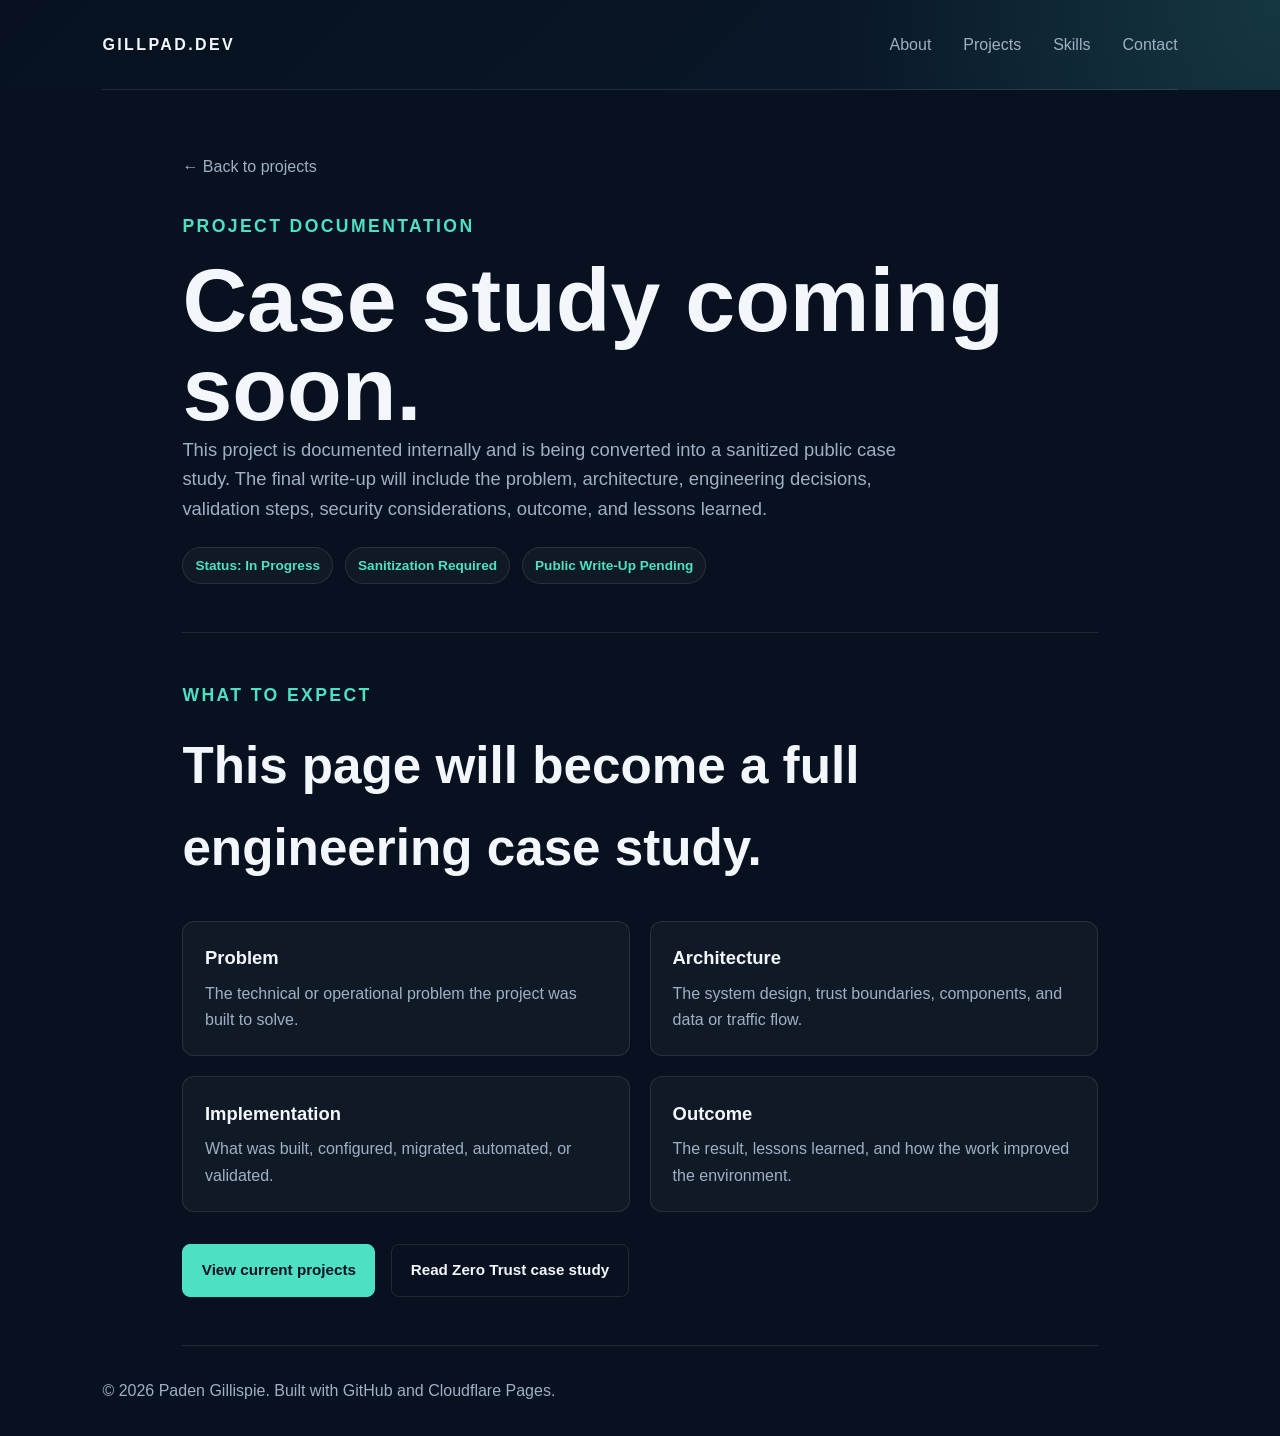
<file: projects/coming-soon.html>
<!DOCTYPE html>
<html lang="en">
<head>
  <meta charset="UTF-8">

  <meta
    name="viewport"
    content="width=device-width, initial-scale=1.0"
  >

  <meta
    name="description"
    content="Gillpad project case study coming soon."
  >

  <title>Case Study Coming Soon | Gillpad</title>

  <link rel="stylesheet" href="/style.css">
</head>

<body>

  <header class="hero" style="min-height:auto;">
    <nav aria-label="Primary navigation">

      <a class="logo" href="/">
        GILLPAD.DEV
      </a>

      <div class="nav-links">
        <a href="/#about">About</a>
        <a href="/#projects">Projects</a>
        <a href="/#skills">Skills</a>
        <a href="/#contact">Contact</a>
      </div>

    </nav>
  </header>

  <main class="case-study">

    <section class="case-hero">

      <a class="back-link" href="/#projects">
        ← Back to projects
      </a>

      <p class="eyebrow">
        PROJECT DOCUMENTATION
      </p>

      <h1>
        Case study coming soon.
      </h1>

      <p class="case-summary">
        This project is documented internally and is being converted into a
        sanitized public case study. The final write-up will include the
        problem, architecture, engineering decisions, validation steps,
        security considerations, outcome, and lessons learned.
      </p>

      <div class="case-meta">
        <span class="tag">Status: In Progress</span>
        <span class="tag">Sanitization Required</span>
        <span class="tag">Public Write-Up Pending</span>
      </div>

    </section>

    <section class="case-section">

      <p class="section-label">
        WHAT TO EXPECT
      </p>

      <h2>
        This page will become a full engineering case study.
      </h2>

      <div class="two-column">

        <article class="detail-card">
          <h3>Problem</h3>
          <p>
            The technical or operational problem the project was built to solve.
          </p>
        </article>

        <article class="detail-card">
          <h3>Architecture</h3>
          <p>
            The system design, trust boundaries, components, and data or traffic flow.
          </p>
        </article>

        <article class="detail-card">
          <h3>Implementation</h3>
          <p>
            What was built, configured, migrated, automated, or validated.
          </p>
        </article>

        <article class="detail-card">
          <h3>Outcome</h3>
          <p>
            The result, lessons learned, and how the work improved the environment.
          </p>
        </article>

      </div>

      <div class="project-footer">
        <a class="button primary" href="/#projects">
          View current projects
        </a>

        <a
          class="button secondary"
          href="/projects/zero-trust-access.html"
        >
          Read Zero Trust case study
        </a>
      </div>

    </section>

  </main>

  <footer>
    <p>
      © 2026 Paden Gillispie. Built with GitHub and Cloudflare Pages.
    </p>
  </footer>

</body>
</html>
</file>
<file: style.css>
:root {
  --background: #07111f;
  --surface: #0d1b2d;
  --surface-light: #13263e;
  --text: #f3f7fb;
  --muted: #9fb0c5;
  --accent: #4de1c1;
  --accent-soft: rgba(77, 225, 193, 0.12);
  --border: rgba(255, 255, 255, 0.1);
}

/* Base */
* {
  box-sizing: border-box;
  margin: 0;
  padding: 0;
}

html {
  scroll-behavior: smooth;
  overflow-x: hidden;
}

body {
  font-family: Arial, Helvetica, sans-serif;
  background: var(--background);
  color: var(--text);
  line-height: 1.6;
  overflow-x: hidden;
}

a {
  color: inherit;
  text-decoration: none;
}

/* Header / Hero */
.hero {
  min-height: 100vh;
  padding: 0 8%;
  background:
    radial-gradient(circle at top right, rgba(77, 225, 193, 0.15), transparent 35%),
    linear-gradient(135deg, #07111f, #0b1a2c);
}

nav {
  height: 90px;
  display: flex;
  justify-content: space-between;
  align-items: center;
  border-bottom: 1px solid var(--border);
}

.logo {
  font-weight: 800;
  letter-spacing: 0.15rem;
}

.nav-links {
  display: flex;
  gap: 2rem;
  color: var(--muted);
}

.nav-links a:hover {
  color: var(--accent);
}

.hero-content {
  max-width: 900px;
  padding: 12rem 0 8rem;
}

.eyebrow,
.section-label {
  color: var(--accent);
  font-weight: 700;
  letter-spacing: 0.15rem;
  margin-bottom: 1rem;
  text-transform: uppercase;
}

h1 {
  font-size: clamp(3rem, 7vw, 6.5rem);
  line-height: 1;
  max-width: 1100px;
}

.hero-text {
  max-width: 700px;
  margin-top: 2rem;
  font-size: 1.2rem;
  color: var(--muted);
}

.hero-buttons {
  display: flex;
  flex-wrap: wrap;
  gap: 1rem;
  margin-top: 2.5rem;
}

/* Buttons */
.button,
.project-link {
  display: inline-flex;
  align-items: center;
  justify-content: center;
  min-height: 44px;
  padding: 0.85rem 1.15rem;
  border: 1px solid var(--border);
  border-radius: 8px;
  font-size: 0.95rem;
  font-weight: 800;
  text-decoration: none;
  transition:
    transform 0.2s ease,
    filter 0.2s ease,
    border-color 0.2s ease,
    background 0.2s ease;
}

.button:hover,
.project-link:hover {
  transform: translateY(-2px);
}

.primary,
.project-link {
  background: var(--accent);
  color: var(--background);
  border-color: var(--accent);
}

.secondary {
  background: transparent;
  color: var(--text);
}

.secondary:hover {
  border-color: var(--accent);
}

.coming-soon-link {
  background: transparent;
  color: var(--muted);
  border-color: var(--border);
}

.coming-soon-link:hover {
  color: var(--accent);
  border-color: var(--accent);
  background: rgba(255, 255, 255, 0.04);
}

/* Layout */
main {
  padding: 0 8%;
}

section {
  padding: 8rem 0;
  border-bottom: 1px solid var(--border);
}

section h2 {
  max-width: 800px;
  margin-bottom: 1.5rem;
  font-size: clamp(2rem, 4vw, 3.5rem);
}

section > p {
  max-width: 750px;
  color: var(--muted);
  font-size: 1.1rem;
}

/* Project Cards */
.project-grid {
  display: grid;
  grid-template-columns: repeat(3, 1fr);
  gap: 1.5rem;
  margin-top: 3rem;
}

.card {
  min-height: 280px;
  padding: 2rem;
  border: 1px solid var(--border);
  border-radius: 10px;
  background: var(--surface);
  transition:
    transform 0.2s ease,
    border-color 0.2s ease;
}

.card:hover {
  transform: translateY(-5px);
  border-color: var(--accent);
}

.card span {
  display: inline-flex;
  align-items: center;
  justify-content: center;
  min-width: 2.4rem;
  height: 2.4rem;
  margin-bottom: 1rem;
  border: 1px solid var(--border);
  border-radius: 999px;
  color: var(--accent);
  font-size: 1rem;
  font-weight: 800;
  letter-spacing: 0.04em;
  background: rgba(255, 255, 255, 0.05);
}

.card h3 {
  margin: 1.5rem 0 1rem;
  font-size: 1.5rem;
}

.card p {
  color: var(--muted);
  font-size: 1rem;
  line-height: 1.7;
}

/* Case Study Pages */
.case-study {
  width: min(1120px, calc(100% - 3rem));
  margin: 0 auto;
}

.case-hero {
  padding: 4rem 0 3rem;
}

.case-summary,
.case-hero .case-summary {
  max-width: 760px;
  color: var(--muted);
  font-size: 1.15rem;
}

.case-section {
  padding: 3rem 0;
}

.case-meta {
  display: flex;
  flex-wrap: wrap;
  gap: 0.75rem;
  margin-top: 1.5rem;
}

.tag {
  display: inline-flex;
  align-items: center;
  min-height: 34px;
  padding: 0.4rem 0.75rem;
  border: 1px solid var(--border);
  border-radius: 999px;
  color: var(--accent);
  background: rgba(255, 255, 255, 0.04);
  font-size: 0.85rem;
  font-weight: 700;
}

.back-link {
  display: inline-block;
  margin-bottom: 2rem;
  color: var(--muted);
}

.back-link:hover {
  color: var(--accent);
}

.two-column {
  display: grid;
  grid-template-columns: repeat(2, minmax(0, 1fr));
  gap: 1.25rem;
  margin-top: 2rem;
}

.detail-card {
  padding: 1.35rem;
  border: 1px solid var(--border);
  border-radius: 12px;
  background: rgba(255, 255, 255, 0.04);
}

.detail-card h3 {
  margin-bottom: 0.5rem;
  font-size: 1.15rem;
}

.detail-card p,
.detail-card li {
  color: var(--muted);
  line-height: 1.65;
}

.detail-card ul {
  padding-left: 1.2rem;
}

.project-footer {
  display: flex;
  flex-wrap: wrap;
  gap: 1rem;
  margin-top: 2rem;
}

/* Architecture / Diagrams */
.architecture {
  margin-top: 2rem;
  padding: 1.5rem;
  border: 1px solid var(--border);
  border-radius: 12px;
  background: rgba(255, 255, 255, 0.04);
}

.architecture p {
  margin-bottom: 1rem;
  color: var(--muted);
}

.project-image {
  margin-top: 2rem;
}

.project-image img {
  display: block;
  width: 100%;
  height: auto;
  border: 1px solid var(--border);
  border-radius: 10px;
  background: var(--surface);
}

.project-image figcaption {
  margin-top: 0.75rem;
  color: var(--muted);
  font-size: 0.9rem;
  line-height: 1.5;
}

/* Mermaid diagram cards */
.mermaid-card {
  margin: 2.5rem auto;
  padding: 1.25rem;
  width: 100%;
  max-width: 100%;
  border: 1px solid rgba(77, 225, 193, 0.25);
  border-radius: 14px;
  background:
    linear-gradient(135deg, rgba(77, 225, 193, 0.08), rgba(120, 160, 255, 0.05)),
    rgba(255, 255, 255, 0.04);
  overflow: hidden;
}

.mermaid-card pre,
.mermaid-card .mermaid {
  display: block;
  width: 100%;
  max-width: 100%;
  margin: 0;
  overflow: hidden;
}

.mermaid-card svg {
  display: block !important;
  width: 100% !important;
  max-width: 100% !important;
  min-width: 0 !important;
  height: auto !important;
  overflow: visible;
}

.mermaid-card .node rect,
.mermaid-card .node polygon,
.mermaid-card .node path,
.mermaid-card .node circle {
  fill: rgba(18, 28, 34, 0.95) !important;
  stroke: rgba(77, 225, 193, 0.75) !important;
  stroke-width: 1.5px !important;
}

.mermaid-card .nodeLabel,
.mermaid-card .label,
.mermaid-card text {
  fill: #e8fff7 !important;
  color: #e8fff7 !important;
  font-size: 11px !important;
  font-weight: 700 !important;
}

.mermaid-card .edgePath path {
  stroke: rgba(120, 210, 255, 0.9) !important;
  stroke-width: 1.5px !important;
}

.mermaid-card .edgeLabel {
  background-color: rgba(10, 18, 24, 0.9) !important;
  color: #c9fff1 !important;
  font-size: 9px !important;
  font-weight: 700 !important;
}

.mermaid-card marker path {
  fill: rgba(120, 210, 255, 0.9) !important;
  stroke: rgba(120, 210, 255, 0.9) !important;
}

/* Footer */
footer {
  padding: 2rem 8%;
  color: var(--muted);
}

/* Responsive */
@media (max-width: 900px) {
  .project-grid {
    grid-template-columns: repeat(2, 1fr);
  }
}

@media (max-width: 760px) {
  .nav-links {
    display: none;
  }

  .hero-content {
    padding-top: 8rem;
  }

  .hero-buttons {
    flex-direction: column;
    align-items: flex-start;
  }

  .project-grid,
  .two-column {
    grid-template-columns: 1fr;
  }

  .case-study {
    width: min(100%, calc(100% - 2rem));
  }

  main {
    padding: 0 5%;
  }

  .hero {
    padding: 0 5%;
  }

  .mermaid-card {
    padding: 0.75rem;
  }

  .mermaid-card .nodeLabel,
  .mermaid-card .label,
  .mermaid-card text {
    font-size: 9px !important;
  }

  .mermaid-card .edgeLabel {
    font-size: 8px !important;
  }
}
</file>
